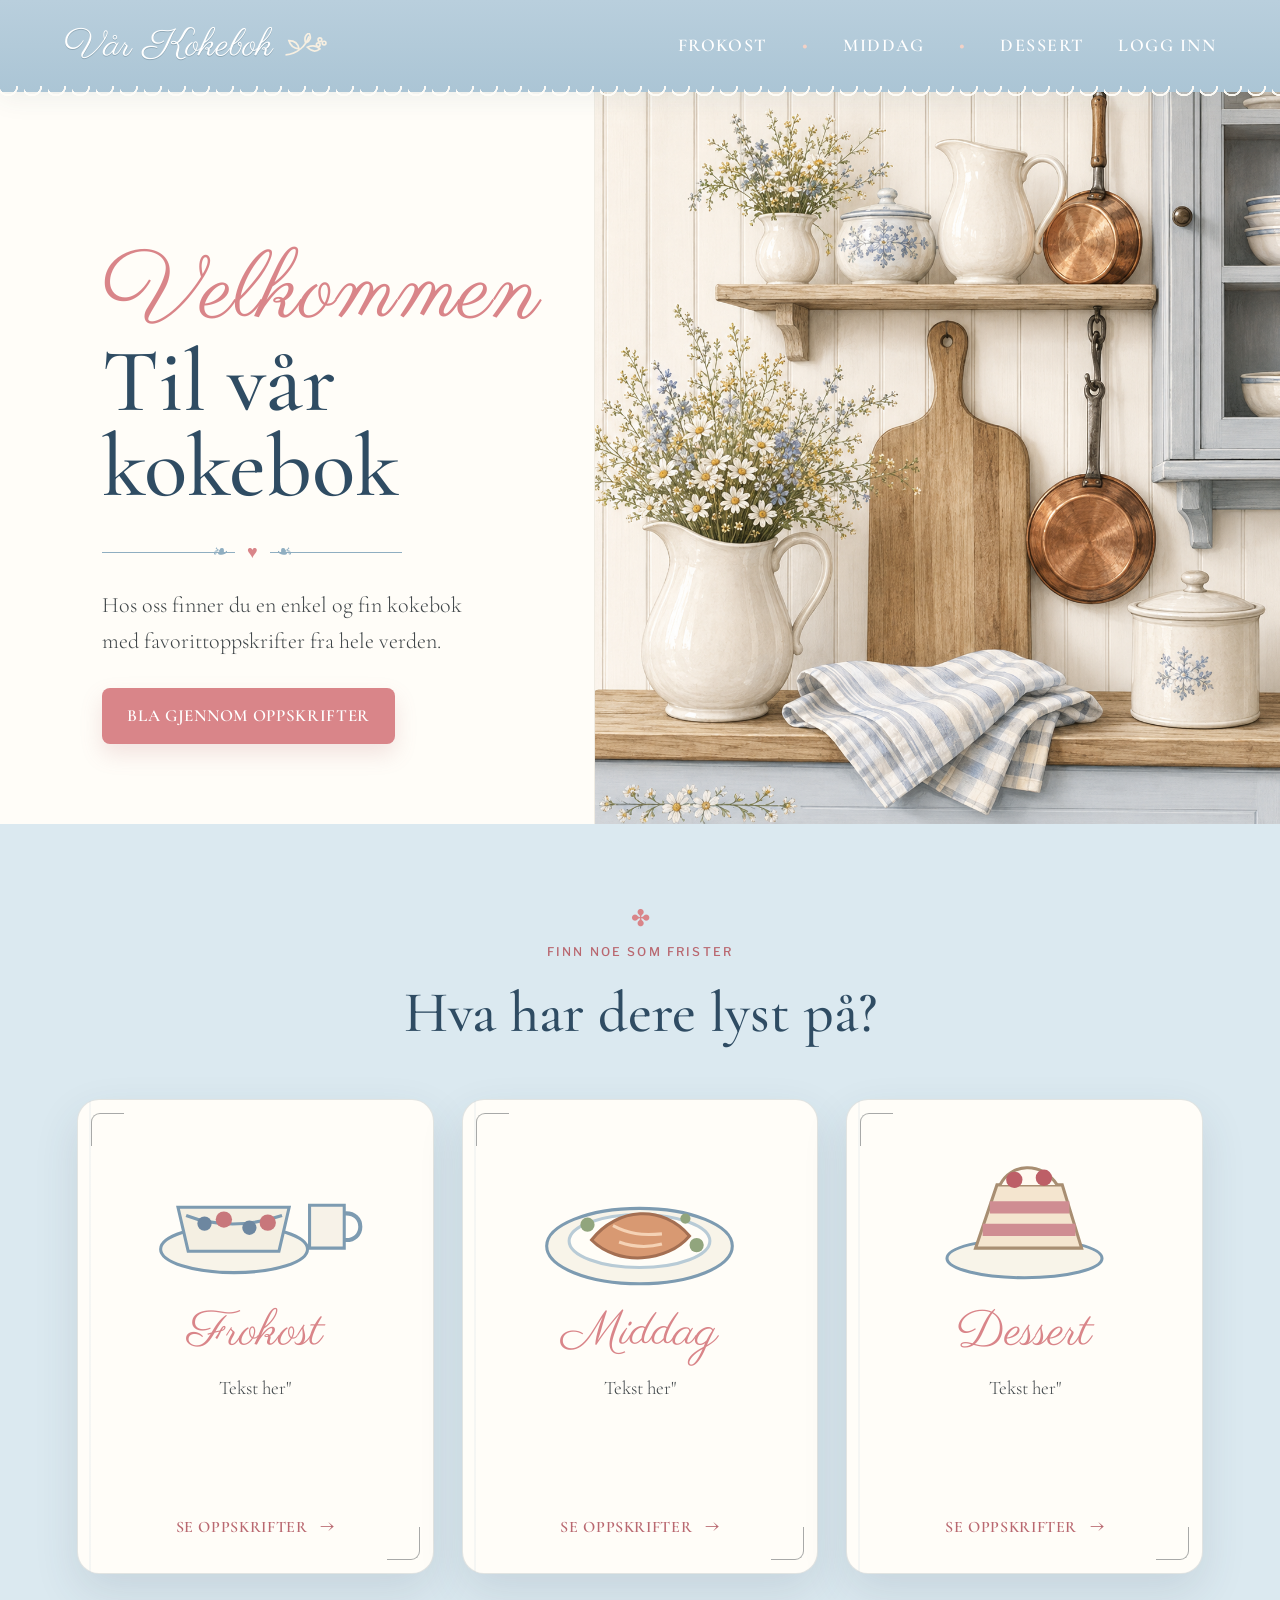
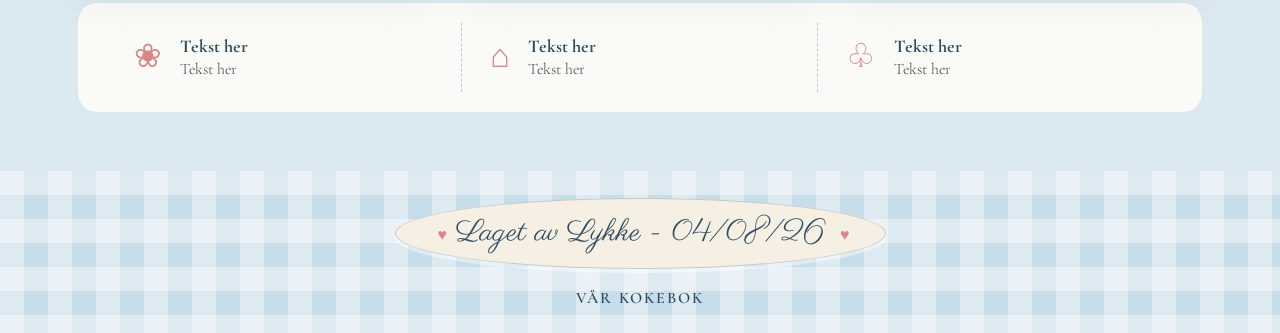
<file: var-kokebok-nettside-rettet/var-kokebok-nettside-rettet/index.html>
<!doctype html>
<html lang="no">
  <head>
    <meta charset="UTF-8" />
    <meta name="viewport" content="width=device-width, initial-scale=1.0" />
    <meta
      name="description"
      content="Vår Kokebok – favorittoppskrifter samlet på ett sted."
    />
    <title>Vår Kokebok</title>
    <link rel="icon" href="assets/favicon.svg" type="image/svg+xml" />
    <link rel="stylesheet" href="style.css" />
  </head>
  <body>
    <header class="site-header">
      <a class="brand" href="index.html" aria-label="Vår Kokebok – forsiden">
        <span>Vår Kokebok</span>
        <svg viewBox="0 0 56 32" aria-hidden="true">
          <path
            d="M3 26C18 25 27 15 31 4M19 19c-8-1-11-6-12-10 7 0 11 3 12 10Zm8-7c-2-6 0-10 4-12 3 5 2 9-4 12Zm2 5c7-3 12-1 15 2-5 4-10 3-15-2Z"
          />
          <circle cx="44" cy="8" r="2.2" />
          <circle cx="49" cy="12" r="2.2" />
          <circle cx="42" cy="14" r="2.2" />
        </svg>
      </a>

      <nav class="desktop-nav" aria-label="Hovedmeny">
        <a href="oppskrifter.html?category=frokost">Frokost</a>
        <span aria-hidden="true">•</span>
        <a href="oppskrifter.html?category=middag">Middag</a>
        <span aria-hidden="true">•</span>
        <a href="oppskrifter.html?category=dessert">Dessert</a>
        <a href="login.html">Logg inn</a>
      </nav>

      <button class="menu-button" aria-label="Åpne meny" aria-expanded="false">
        <span></span><span></span><span></span>
      </button>
    </header>

    <div class="mobile-nav" aria-hidden="true">
      <a href="oppskrifter.html?category=frokost">Frokost</a>
      <a href="oppskrifter.html?category=middag">Middag</a>
      <a href="oppskrifter.html?category=dessert">Dessert</a>
    </div>

    <main>
      <section class="hero">
        <div class="hero-copy">
          <p class="eyebrow"></p>
          <h1><span>Velkommen</span><br />Til vår kokebok</h1>

          <div class="ornament" aria-hidden="true"><i></i><b>♥</b><i></i></div>

          <p class="intro">Hos oss finner du en enkel og fin kokebok med favorittoppskrifter fra hele verden.</p>

          <a class="primary-button" href="#kategorier"
            >Bla gjennom oppskrifter</a
          >
        </div>

        <div class="hero-illustration">
          <img
            src="./assets/hero-kjokken.png"
            alt="Skandinavisk kjøkken med blomster, trefjøl og kobberkjeler"
          />
        </div>
      </section>

      <section class="categories-section" id="kategorier">
        <div class="section-heading">
          <span class="small-flower" aria-hidden="true">✤</span>
          <p>Finn noe som frister</p>
          <h2>Hva har dere lyst på?</h2>
        </div>

        <div class="category-grid">
          <a class="category-card" href="oppskrifter.html?category=frokost">
            <div class="card-art breakfast-art" aria-hidden="true">
              <svg viewBox="0 0 250 160">
                <ellipse
                  cx="104"
                  cy="113"
                  rx="72"
                  ry="23"
                  fill="#f8f4e9"
                  stroke="#7d9bb1"
                  stroke-width="3"
                />
                <path
                  d="M49 72h109l-10 43H59Z"
                  fill="#f4efe2"
                  stroke="#7d9bb1"
                  stroke-width="3"
                />
                <path
                  d="M57 80c28 11 62 11 94 0"
                  fill="none"
                  stroke="#7d9bb1"
                  stroke-width="3"
                />
                <g fill="#6d87a0">
                  <circle cx="75" cy="88" r="7" />
                  <circle cx="119" cy="92" r="7" />
                </g>
                <g fill="#c8777b">
                  <circle cx="94" cy="84" r="8" />
                  <circle cx="137" cy="87" r="8" />
                </g>
                <path
                  d="M178 70h34v42h-34Z"
                  fill="#f7f2e8"
                  stroke="#7d9bb1"
                  stroke-width="3"
                />
                <path
                  d="M212 78c21-2 21 28 0 26"
                  fill="none"
                  stroke="#7d9bb1"
                  stroke-width="4"
                />
              </svg>
            </div>
            <p class="script-title">Frokost</p>
            <p>Tekst her"</p>
            <span>Se oppskrifter <b>→</b></span>
          </a>

          <a class="category-card" href="oppskrifter.html?category=middag">
            <div class="card-art dinner-art" aria-hidden="true">
              <svg viewBox="0 0 250 160">
                <ellipse
                  cx="125"
                  cy="110"
                  rx="91"
                  ry="37"
                  fill="#f8f4e9"
                  stroke="#7d9bb1"
                  stroke-width="3"
                />
                <ellipse
                  cx="125"
                  cy="105"
                  rx="69"
                  ry="26"
                  fill="#fffdf7"
                  stroke="#b8cbd6"
                  stroke-width="3"
                />
                <path
                  d="M78 104c25-32 70-35 96-4-22 26-70 30-96 4Z"
                  fill="#d89972"
                  stroke="#a46f52"
                  stroke-width="3"
                />
                <path
                  d="M99 90c15 8 28 10 48 8M105 106c14 5 27 6 42 2"
                  fill="none"
                  stroke="#f5d2b5"
                  stroke-width="3"
                />
                <g fill="#91a57d">
                  <circle cx="74" cy="89" r="7" />
                  <circle cx="181" cy="109" r="7" />
                  <circle cx="170" cy="83" r="5" />
                </g>
              </svg>
            </div>
            <p class="script-title">Middag</p>
            <p>Tekst her"</p>
            <span>Se oppskrifter <b>→</b></span>
          </a>

          <a class="category-card" href="oppskrifter.html?category=dessert">
            <div class="card-art dessert-art" aria-hidden="true">
              <svg viewBox="0 0 250 160">
                <ellipse
                  cx="125"
                  cy="122"
                  rx="76"
                  ry="19"
                  fill="#f8f4e9"
                  stroke="#7d9bb1"
                  stroke-width="3"
                />
                <path
                  d="M77 112 98 50h64l19 62Z"
                  fill="#f4e5cf"
                  stroke="#a88e72"
                  stroke-width="3"
                />
                <path
                  d="M91 72h78M84 94h91"
                  stroke="#cf8d92"
                  stroke-width="12"
                />
                <path
                  d="M101 50c10-21 41-24 56 0"
                  fill="#fffaf0"
                  stroke="#a88e72"
                  stroke-width="3"
                />
                <g fill="#bd5f67">
                  <circle cx="115" cy="45" r="8" />
                  <circle cx="144" cy="43" r="8" />
                </g>
              </svg>
            </div>
            <p class="script-title">Dessert</p>
            <p>Tekst her"</p>
            <span>Se oppskrifter <b>→</b></span>
          </a>
        </div>

        <div class="values-strip">
          <div>
            <span class="value-icon">❀</span>
            <p><strong>Tekst her</strong> Tekst her</p>
          </div>
          <div>
            <span class="value-icon">⌂</span>
            <p><strong>Tekst her</strong>Tekst her</p>
          </div>
          <div>
            <span class="value-icon">♧</span>
            <p><strong>Tekst her</strong>Tekst her</p>
          </div>
        </div>
      </section>
    </main>

    <footer class="site-footer">
      <div class="footer-label">
        <b>♥</b>
        <span>Laget av Lykke - 04/08/26</span>
        <b>♥</b>
      </div>
      <p>Vår Kokebok</p>
    </footer>

    <script src="app.js"></script>
  </body>
</html>
</file>
<file: var-kokebok-nettside-rettet/var-kokebok-nettside-rettet/style.css>
@import url("https://fonts.googleapis.com/css2?family=Cormorant+Garamond:wght@400;500;600&family=Libre+Franklin:wght@300;400;500&family=Parisienne&display=swap");

:root {
  --blue-050: #eef5f8;
  --blue-100: #dbe9f0;
  --blue-200: #c7dce7;
  --blue-400: #8faec1;
  --blue-700: #3f6178;
  --navy: #2f4c63;
  --pink: #d98589;
  --pink-dark: #b96870;
  --cream: #f6f0e4;
  --paper: #fffdf8;
  --ink: #3f4548;
  --sage: #86977a;
  --wood: #b58d61;
  --line: rgba(55, 79, 95, 0.16);
  --shadow: 0 18px 45px rgba(46, 68, 82, 0.12);
  --script: "Parisienne", "Segoe Script", "Brush Script MT", cursive;
  --serif: "Cormorant Garamond", Georgia, serif;
  --sans: "Libre Franklin", "Segoe UI", sans-serif;
}

* {
  box-sizing: border-box;
}
html {
  scroll-behavior: smooth;
}
body {
  margin: 0;
  color: var(--ink);
  background: var(--blue-100);
  font-family: var(--sans);
  font-weight: 300;
  line-height: 1.65;
}
a {
  color: inherit;
}
button,
input {
  font: inherit;
}

.site-header {
  min-height: 92px;
  padding: 0 clamp(24px, 5vw, 80px);
  display: flex;
  align-items: center;
  justify-content: space-between;
  gap: 28px;
  color: white;
  background: linear-gradient(180deg, #b9cfdd, #abc5d5);
  position: relative;
  z-index: 20;
  box-shadow: 0 6px 25px rgba(48, 74, 91, 0.08);
}
.site-header::after {
  content: "";
  position: absolute;
  left: 0;
  right: 0;
  bottom: -10px;
  height: 16px;
  background: radial-gradient(
      circle at 8px 0,
      transparent 8px,
      rgba(255, 253, 248, 0.95) 8.5px 10px,
      transparent 10.5px
    )
    0 0/24px 16px repeat-x;
  pointer-events: none;
}
.brand {
  display: inline-flex;
  align-items: center;
  gap: 10px;
  text-decoration: none;
  font-family: var(--script);
  font-size: clamp(32px, 3vw, 48px);
  line-height: 1;
  text-shadow: 0 1px 0 rgba(49, 74, 89, 0.25);
}
.brand svg {
  width: 47px;
  fill: none;
  stroke: #f7efe1;
  stroke-width: 2;
}

.desktop-nav {
  display: flex;
  align-items: center;
  gap: 34px;
  font-family: var(--serif);
  font-size: 18px;
  font-weight: 600;
  letter-spacing: 0.08em;
  text-transform: uppercase;
}
.desktop-nav a {
  text-decoration: none;
  position: relative;
}
.desktop-nav a::after {
  content: "";
  position: absolute;
  left: 50%;
  right: 50%;
  bottom: -6px;
  height: 1px;
  background: white;
  transition: 0.25s ease;
}
.desktop-nav a:hover::after,
.desktop-nav a:focus-visible::after {
  left: 0;
  right: 0;
}
.desktop-nav span {
  color: #f3d1c6;
}

.menu-button {
  display: none;
  width: 45px;
  height: 45px;
  padding: 8px;
  border: 0;
  background: transparent;
  cursor: pointer;
}
.menu-button span {
  display: block;
  height: 2px;
  margin: 7px 0;
  background: white;
  transition: 0.2s ease;
}
.mobile-nav {
  display: none;
  background: var(--paper);
  box-shadow: var(--shadow);
}
.mobile-nav a {
  padding: 14px 24px;
  color: var(--navy);
  text-decoration: none;
  font-family: var(--serif);
  font-size: 22px;
  border-bottom: 1px solid var(--line);
}
.mobile-nav.open {
  display: grid;
}

.hero {
  min-height: 620px;
  display: grid;
  grid-template-columns: minmax(0, 0.93fr) minmax(450px, 1.07fr);
  background: var(--paper);
}
.hero-copy {
  padding: clamp(90px, 11vw, 150px) clamp(38px, 8vw, 130px) 80px;
  display: flex;
  flex-direction: column;
  align-items: flex-start;
  justify-content: center;
  text-align: left;
  border-right: 1px solid rgba(134, 113, 78, 0.12);
}
.eyebrow {
  margin: 0 0 12px;
  color: var(--pink-dark);
  font-size: 12px;
  font-weight: 500;
  letter-spacing: 0.18em;
  text-transform: uppercase;
}
.hero h1,
.recipe-hero h1 {
  margin: 0;
  color: var(--navy);
  font-family: var(--serif);
  font-weight: 500;
  font-size: clamp(55px, 7vw, 92px);
  line-height: 0.95;
}
.hero h1 span {
  color: var(--pink);
  font-family: var(--script);
  font-size: 1.05em;
  font-weight: 400;
}
.ornament {
  width: min(300px, 100%);
  margin: 28px 0 20px;
  display: flex;
  align-items: center;
  gap: 12px;
  color: var(--pink);
}
.ornament i {
  flex: 1;
  height: 1px;
  position: relative;
  background: var(--blue-400);
}
.ornament i::after {
  content: "❧";
  position: absolute;
  top: -16px;
  color: var(--blue-400);
  font-size: 19px;
}
.ornament i:first-child::after {
  right: 8px;
}
.ornament i:last-child::after {
  left: 8px;
  transform: scaleX(-1);
}
.ornament b {
  font-size: 18px;
}
.intro {
  max-width: 520px;
  margin: 0 0 28px;
  font-family: var(--serif);
  font-size: 22px;
}
.primary-button {
  display: inline-block;
  padding: 14px 25px;
  border-radius: 8px;
  color: white;
  background: var(--pink);
  box-shadow: 0 10px 22px rgba(185, 104, 112, 0.18);
  text-decoration: none;
  font-family: var(--serif);
  font-size: 17px;
  font-weight: 600;
  letter-spacing: 0.04em;
  text-transform: uppercase;
  transition:
    transform 0.2s ease,
    background 0.2s ease;
}
.primary-button:hover {
  background: var(--pink-dark);
  transform: translateY(-2px);
}

.hero {
  min-height: 620px;
  display: grid;
  grid-template-columns: minmax(0, 0.93fr) minmax(450px, 1.07fr);
  background: var(--paper);
  align-items: stretch;
}

.hero-copy {
  padding: clamp(90px, 11vw, 150px) clamp(38px, 8vw, 130px) 80px;
  display: flex;
  flex-direction: column;
  align-items: flex-start;
  justify-content: center;
  text-align: left;
  border-right: 1px solid rgba(134, 113, 78, 0.12);
}

.hero-illustration {
  min-width: 0;
  min-height: 620px;
  overflow: hidden;
  background: var(--cream);
}

.hero-illustration img {
  width: 100%;
  height: 100%;
  min-height: 620px;
  display: block;
  object-fit: cover;
  object-position: center;
}

.categories-section {
  padding: 76px clamp(24px, 6vw, 90px) 58px;
  background:
    linear-gradient(rgba(219, 233, 240, 0.96), rgba(219, 233, 240, 0.96)),
    repeating-linear-gradient(
      0deg,
      transparent 0 29px,
      rgba(63, 97, 120, 0.04) 30px
    );
}
.section-heading {
  text-align: center;
  margin-bottom: 38px;
}
.section-heading .small-flower {
  color: var(--pink);
  font-size: 23px;
}
.section-heading p {
  margin: 4px 0;
  color: var(--pink-dark);
  font-size: 12px;
  font-weight: 500;
  letter-spacing: 0.18em;
  text-transform: uppercase;
}
.section-heading h2 {
  margin: 0;
  color: var(--navy);
  font-family: var(--serif);
  font-size: clamp(38px, 5vw, 58px);
  font-weight: 500;
}

.category-grid {
  width: min(1250px, 100%);
  margin: 0 auto;
  display: grid;
  grid-template-columns: repeat(3, 1fr);
  gap: 28px;
}
.category-card {
  min-height: 475px;
  padding: 28px 28px 30px;
  display: flex;
  flex-direction: column;
  align-items: center;
  border: 1px solid rgba(88, 111, 126, 0.18);
  border-radius: 22px;
  color: var(--ink);
  background:
    linear-gradient(
        90deg,
        transparent 11px,
        rgba(143, 174, 193, 0.18) 12px,
        transparent 13px
      )
      0 0/100% 100%,
    var(--paper);
  box-shadow: var(--shadow);
  text-decoration: none;
  text-align: center;
  transition:
    transform 0.25s ease,
    box-shadow 0.25s ease;
  position: relative;
}
.category-card::before,
.category-card::after {
  content: "";
  position: absolute;
  width: 32px;
  height: 32px;
  border-color: var(--blue-400);
  opacity: 0.45;
}
.category-card::before {
  top: 13px;
  left: 13px;
  border-top: 1px solid;
  border-left: 1px solid;
  border-radius: 9px 0 0;
}
.category-card::after {
  right: 13px;
  bottom: 13px;
  border-right: 1px solid;
  border-bottom: 1px solid;
  border-radius: 0 0 9px;
}
.category-card:hover {
  transform: translateY(-7px);
  box-shadow: 0 24px 55px rgba(46, 68, 82, 0.17);
}
.card-art {
  width: 100%;
  height: 175px;
  display: grid;
  place-items: center;
}
.card-art svg {
  width: min(255px, 100%);
  height: 100%;
}
.script-title {
  margin: 5px 0 2px !important;
  color: var(--pink);
  font-family: var(--script) !important;
  font-size: 49px !important;
  line-height: 1;
}
.category-card p:not(.script-title) {
  margin: 13px 0 23px;
  max-width: 300px;
  font-family: var(--serif);
  font-size: 19px;
}
.category-card > span {
  margin-top: auto;
  color: var(--pink-dark);
  font-family: var(--serif);
  font-size: 16px;
  font-weight: 600;
  letter-spacing: 0.04em;
  text-transform: uppercase;
}
.category-card > span b {
  margin-left: 8px;
  font-size: 22px;
  font-weight: 400;
}

.values-strip {
  width: min(1250px, 100%);
  margin: 28px auto 0;
  padding: 20px 28px;
  display: grid;
  grid-template-columns: repeat(3, 1fr);
  gap: 0;
  border: 1px solid rgba(88, 111, 126, 0.15);
  border-radius: 20px;
  background: rgba(255, 253, 248, 0.86);
}
.values-strip > div {
  padding: 7px 28px;
  display: flex;
  align-items: center;
  gap: 18px;
  border-right: 1px dashed rgba(63, 97, 120, 0.32);
}
.values-strip > div:last-child {
  border-right: 0;
}
.value-icon {
  color: var(--pink);
  font-family: var(--serif);
  font-size: 33px;
}
.values-strip p {
  margin: 0;
  font-family: var(--serif);
  font-size: 16px;
  line-height: 1.35;
}
.values-strip strong {
  display: block;
  color: var(--navy);
  font-size: 18px;
}

.site-footer {
  min-height: 150px;
  padding: 45px 24px 22px;
  text-align: center;
  background-color: #c8ddea;
  background-image:
    linear-gradient(90deg, rgba(255, 255, 255, 0.38) 50%, transparent 50%),
    linear-gradient(rgba(255, 255, 255, 0.38) 50%, transparent 50%);
  background-size: 48px 48px;
  color: var(--navy);
}
.footer-label {
  width: fit-content;
  margin: -18px auto 16px;
  padding: 10px 35px;
  border: 1px solid rgba(63, 97, 120, 0.25);
  border-radius: 50%;
  background: var(--cream);
  box-shadow: 0 4px 0 rgba(255, 255, 255, 0.4);
  font-family: var(--script);
  font-size: 30px;
}
.footer-label b {
  margin-left: 7px;
  color: var(--pink);
  font-size: 16px;
}
.site-footer > p {
  margin: 0;
  font-family: var(--serif);
  font-weight: 600;
  letter-spacing: 0.12em;
  text-transform: uppercase;
}

/* Oppskriftssiden */
.recipe-main {
  min-height: 80vh;
  background: var(--blue-050);
}
.recipe-hero {
  padding: 96px clamp(24px, 7vw, 100px) 65px;
  text-align: center;
  background:
    linear-gradient(rgba(255, 253, 248, 0.95), rgba(255, 253, 248, 0.95)),
    repeating-linear-gradient(
      90deg,
      transparent 0 58px,
      rgba(173, 159, 135, 0.14) 59px
    );
}
.back-link {
  display: inline-block;
  margin-bottom: 34px;
  color: var(--blue-700);
  text-decoration: none;
  font-size: 14px;
  letter-spacing: 0.06em;
}
.recipe-hero h1 {
  font-size: clamp(55px, 7vw, 83px);
}
.recipe-hero > p:last-child {
  margin: 14px auto 0;
  font-family: var(--serif);
  font-size: 22px;
}

.recipe-browser {
  padding: 44px clamp(22px, 5vw, 80px) 80px;
}
.main-tabs,
.subfilters {
  display: flex;
  justify-content: center;
  flex-wrap: wrap;
  gap: 10px;
}
.main-tabs {
  margin-bottom: 20px;
}
.main-tabs button,
.subfilters button {
  border: 1px solid rgba(63, 97, 120, 0.2);
  border-radius: 999px;
  cursor: pointer;
  background: var(--paper);
  color: var(--navy);
  transition: 0.2s ease;
}
.main-tabs button {
  padding: 11px 25px;
  font-family: var(--serif);
  font-size: 19px;
  font-weight: 600;
}
.subfilters {
  margin-bottom: 38px;
}
.subfilters button {
  padding: 8px 18px;
  font-size: 13px;
  letter-spacing: 0.05em;
  text-transform: uppercase;
}
.main-tabs button.active,
.subfilters button.active,
.main-tabs button:hover,
.subfilters button:hover {
  color: white;
  background: var(--pink);
  border-color: var(--pink);
}

.recipe-grid {
  width: min(1250px, 100%);
  margin: 0 auto;
  display: grid;
  grid-template-columns: repeat(3, 1fr);
  gap: 26px;
}
.recipe-card {
  overflow: hidden;
  border: 1px solid rgba(63, 97, 120, 0.15);
  border-radius: 18px;
  background: var(--paper);
  box-shadow: 0 12px 30px rgba(46, 68, 82, 0.08);
  transition:
    transform 0.2s ease,
    box-shadow 0.2s ease;
}
.recipe-card:hover {
  transform: translateY(-5px);
  box-shadow: var(--shadow);
}
.recipe-card-art {
  height: 180px;
  display: grid;
  place-items: center;
  position: relative;
  background:
    radial-gradient(
      circle at 50% 115%,
      rgba(255, 255, 255, 0.9) 0 34%,
      transparent 35%
    ),
    linear-gradient(145deg, #e8f1f5, #d3e4ec);
}
.recipe-card-art::before {
  content: "";
  width: 126px;
  height: 126px;
  border: 1px solid rgba(63, 97, 120, 0.35);
  border-radius: 50%;
  background: rgba(255, 253, 248, 0.8);
  box-shadow: inset 0 0 0 10px rgba(255, 255, 255, 0.45);
}
.recipe-card-art::after {
  content: attr(data-letter);
  position: absolute;
  color: var(--pink);
  font-family: var(--script);
  font-size: 70px;
  line-height: 1;
}
.recipe-card-content {
  padding: 23px;
}
.recipe-badge {
  display: inline-block;
  margin-bottom: 8px;
  color: var(--pink-dark);
  font-size: 11px;
  font-weight: 500;
  letter-spacing: 0.12em;
  text-transform: uppercase;
}
.recipe-card h2 {
  margin: 0 0 8px;
  color: var(--navy);
  font-family: var(--serif);
  font-size: 29px;
  font-weight: 600;
  line-height: 1.1;
}
.recipe-card p {
  margin: 0 0 17px;
  font-family: var(--serif);
  font-size: 17px;
  line-height: 1.45;
}
.recipe-meta {
  display: flex;
  gap: 16px;
  padding-top: 15px;
  border-top: 1px solid var(--line);
  color: #6d7478;
  font-size: 12px;
}
.recipe-open {
  width: 100%;
  margin-top: 18px;
  padding: 10px 15px;
  border: 1px solid var(--pink);
  border-radius: 8px;
  color: var(--pink-dark);
  background: transparent;
  cursor: pointer;
  font-family: var(--serif);
  font-size: 16px;
  font-weight: 600;
}
.recipe-open:hover {
  color: white;
  background: var(--pink);
}
.empty-message {
  text-align: center;
  font-family: var(--serif);
  font-size: 22px;
}

.modal {
  display: none;
  position: fixed;
  inset: 0;
  z-index: 50;
}
.modal.open {
  display: block;
}
.modal-backdrop {
  position: absolute;
  inset: 0;
  background: rgba(31, 48, 59, 0.58);
  backdrop-filter: blur(3px);
}
.modal-card {
  width: min(920px, calc(100% - 32px));
  max-height: calc(100vh - 50px);
  overflow-y: auto;
  position: relative;
  z-index: 1;
  margin: 25px auto;
  padding: clamp(28px, 5vw, 58px);
  border-radius: 22px;
  background: var(--paper);
  box-shadow: 0 25px 80px rgba(24, 38, 47, 0.35);
}
.modal-close {
  position: absolute;
  top: 18px;
  right: 20px;
  width: 42px;
  height: 42px;
  border: 0;
  border-radius: 50%;
  color: var(--navy);
  background: var(--blue-100);
  cursor: pointer;
  font-size: 29px;
  line-height: 1;
}
.modal-kicker {
  margin: 0;
  color: var(--pink-dark);
  font-size: 12px;
  font-weight: 500;
  letter-spacing: 0.13em;
  text-transform: uppercase;
}
.modal-card h2 {
  margin: 5px 0 7px;
  color: var(--navy);
  font-family: var(--serif);
  font-size: clamp(40px, 6vw, 62px);
  line-height: 1;
}
.modal-description {
  margin: 0;
  font-family: var(--serif);
  font-size: 20px;
}
.modal-meta {
  display: flex;
  gap: 24px;
  margin: 22px 0 28px;
  padding: 13px 0;
  border-block: 1px solid var(--line);
  font-size: 13px;
}
.modal-columns {
  display: grid;
  grid-template-columns: 0.85fr 1.15fr;
  gap: 48px;
}
.modal-columns h3 {
  color: var(--pink-dark);
  font-family: var(--serif);
  font-size: 25px;
}
.modal-columns ul,
.modal-columns ol {
  padding-left: 22px;
}
.modal-columns li {
  margin-bottom: 10px;
}

body.modal-open {
  overflow: hidden;
}

@media (max-width: 980px) {
  .desktop-nav {
    display: none;
  }
  .menu-button {
    display: block;
  }

  .hero {
    grid-template-columns: 1fr;
  }

  .hero-copy {
    min-height: 560px;
    border-right: 0;
    text-align: center;
    align-items: center;
  }

  .hero-illustration {
    min-height: 540px;
  }

  .hero-illustration img {
    min-height: 540px;
  }
}

@media (max-width: 680px) {
  .site-header {
    min-height: 78px;
    padding-inline: 20px;
  }
  .brand {
    font-size: 31px;
  }
  .brand svg {
    width: 35px;
  }
  .hero-copy {
    padding: 84px 25px 60px;
    min-height: auto;
  }
  .hero h1 {
    font-size: 54px;
  }
  .intro {
    font-size: 19px;
  }
  .hero-illustration {
    min-height: 430px;
  }

  .hero-illustration img {
    min-height: 430px;
  }
  .categories-section {
    padding: 58px 17px 40px;
  }
  .category-grid,
  .recipe-grid {
    grid-template-columns: 1fr;
  }
  .category-card:last-child {
    grid-column: auto;
    width: 100%;
  }
  .category-card {
    min-height: 430px;
  }
  .values-strip {
    padding: 12px;
  }
  .values-strip > div {
    padding: 15px 10px;
  }
  .footer-label {
    font-size: 25px;
    padding-inline: 23px;
  }
  .recipe-browser {
    padding-inline: 16px;
  }
  .modal-columns {
    grid-template-columns: 1fr;
    gap: 20px;
  }
  .modal-meta {
    flex-wrap: wrap;
    gap: 10px 18px;
  }
}
/* =========================
   LOGIN / ADMIN
   ========================= */

.login-page,
.admin-page {
  min-height: 100vh;
  background: #dfefff;
}

/* Hovedinnhold */

.login-main,
.admin-main {
  width: min(92%, 760px);
  margin: 0 auto;
  padding: 70px 0;
}

/* Kort */

.login-card,
.admin-card {
  background: rgba(255, 255, 255, 0.92);
  border: 2px solid rgba(255, 255, 255, 0.9);
  border-radius: 28px;
  padding: 40px;
  box-shadow: 0 18px 50px rgba(67, 88, 110, 0.12);
}

/* Overskrifter */

.login-card h1,
.admin-card h1 {
  margin: 4px 0 10px;
}

.login-card > p,
.admin-card > p {
  margin-bottom: 10px;
}

/* Skjema */

.login-card form,
.admin-card form {
  display: flex;
  flex-direction: column;
  gap: 10px;
  margin-top: 28px;
}

.login-card label,
.admin-card label {
  margin-top: 12px;
  font-weight: 700;
}

/* Input */

.login-card input,
.admin-card input,
.admin-card textarea,
.admin-card select {
  width: 100%;
  box-sizing: border-box;

  padding: 14px 16px;

  border: 2px solid #e8dbe3;
  border-radius: 14px;

  background: #ffffff;

  font: inherit;
  font-size: 1rem;

  transition:
    border-color 0.2s ease,
    box-shadow 0.2s ease,
    transform 0.2s ease;
}

.admin-card textarea {
  resize: vertical;
  min-height: 110px;
}

/* Focus */

.login-card input:focus,
.admin-card input:focus,
.admin-card textarea:focus,
.admin-card select:focus {
  outline: none;

  border-color: #e8a6bd;

  box-shadow:
    0 0 0 4px rgba(232, 166, 189, 0.18);
}

/* Knapper */

.login-card button,
.admin-card button,
#logout-button {
  border: none;
  border-radius: 999px;

  padding: 14px 24px;

  font: inherit;
  font-weight: 700;

  cursor: pointer;

  background: #efabc1;
  color: white;

  box-shadow: 0 8px 20px rgba(190, 112, 140, 0.2);

  transition:
    transform 0.2s ease,
    box-shadow 0.2s ease,
    background 0.2s ease;
}

.login-card form > button,
.admin-card form > button {
  margin-top: 22px;
}

.login-card button:hover,
.admin-card button:hover,
#logout-button:hover {
  transform: translateY(-2px);

  background: #e797b3;

  box-shadow: 0 12px 26px rgba(190, 112, 140, 0.25);
}

.login-card button:active,
.admin-card button:active,
#logout-button:active {
  transform: translateY(0);
}

/* Meldinger */

#login-message,
#form-message {
  min-height: 24px;

  margin-top: 10px;

  text-align: center;
  font-weight: 600;
}

/* Middagskategori */

#subcategory-container {
  display: flex;
  flex-direction: column;
  gap: 10px;
}

#subcategory-container[hidden] {
  display: none;
}

/* Tilbakeknapp */

.login-main .back-link,
.admin-main .back-link {
  display: inline-block;
  margin-bottom: 20px;
}

/* Logout */

.admin-page #logout-button {
  margin-left: auto;
}

/* Litt bedre dropdown */

.admin-card select {
  cursor: pointer;
}

/* Mobil */

@media (max-width: 600px) {
  .login-main,
  .admin-main {
    width: min(94%, 760px);
    padding: 35px 0;
  }

  .login-card,
  .admin-card {
    padding: 24px;
    border-radius: 22px;
  }

  .login-card input,
  .admin-card input,
  .admin-card textarea,
  .admin-card select {
    font-size: 16px;
  }
}
.admin-actions {
  display: flex;
  flex-direction: column;
  gap: 15px;
  margin-top: 30px;
}

.admin-action-button {
  display: block;

  padding: 16px 24px;

  border-radius: 999px;

  background: #efabc1;
  color: white;

  text-align: center;
  text-decoration: none;
  font-weight: 700;

  box-shadow:
    0 8px 20px rgba(190, 112, 140, 0.2);

  transition:
    transform 0.2s ease,
    box-shadow 0.2s ease;
}

.admin-action-button:hover {
  transform: translateY(-2px);

  box-shadow:
    0 12px 26px rgba(190, 112, 140, 0.25);
}

.admin-action-button.secondary {
  background: white;
  color: #34546b;
  border: 2px solid #efabc1;
}
</file>
